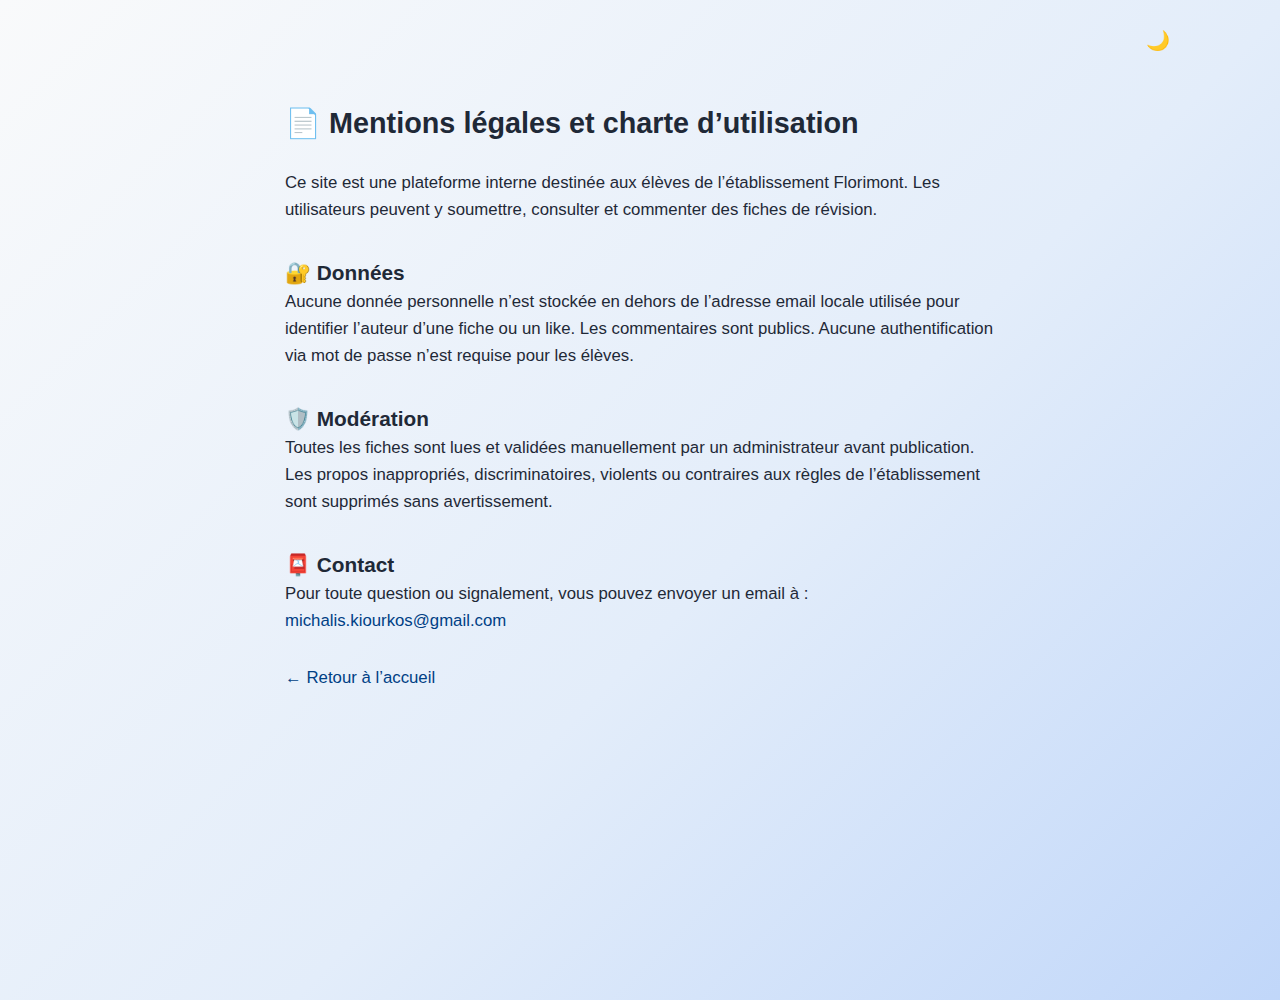
<file: mentions.html>
<!DOCTYPE html>
<html lang="fr">
<head>
  <meta charset="UTF-8" />
  <meta name="viewport" content="width=device-width, initial-scale=1.0"/>
  <title>Mentions légales</title>
  <meta name="description" content="Partage et consultation de fiches de révision validées entre élèves du collège Florimont. Accès libre, mode sombre, commentaires et favoris.">
    <meta name="robots" content="index, follow">
    <meta name="author" content="Équipe Florimont">
    <meta name="keywords" content="fiches, révision, Florimont, élèves, partage, matières, lycée, bac, IB, maturité">

  <link rel="stylesheet" href="style.css" />
  <style>
    .mentions-container {
      max-width: 750px;
      margin: 100px auto 40px auto;
      padding: 0 20px;
      line-height: 1.6;
      font-size: 1.05rem;
    }
    .mentions-container h1 {
      font-size: 1.8rem;
      margin-bottom: 24px;
    }
    .mentions-container h2 {
      margin-top: 32px;
      font-size: 1.3rem;
    }
    .mentions-container a {
      color: #004085;
    }
    body.force-dark {
      background: #121212;
      color: #e0e0e0;
    }
    body.force-dark a {
      color: #80bfff;
    }
  </style>
</head>
<body>
  <button id="toggleDark" style="position:absolute;top:16px;right:22px;font-size:1.2em;z-index:100;background:none;border:none;cursor:pointer;">
    🌙
  </button>

  <div class="mentions-container">
    <h1>📄 Mentions légales et charte d’utilisation</h1>

    <p>
      Ce site est une plateforme interne destinée aux élèves de l’établissement Florimont.
      Les utilisateurs peuvent y soumettre, consulter et commenter des fiches de révision.
    </p>

    <h2>🔐 Données</h2>
    <p>
      Aucune donnée personnelle n’est stockée en dehors de l’adresse email locale
      utilisée pour identifier l’auteur d’une fiche ou un like. Les commentaires sont
      publics. Aucune authentification via mot de passe n’est requise pour les élèves.
    </p>

    <h2>🛡️ Modération</h2>
    <p>
      Toutes les fiches sont lues et validées manuellement par un administrateur avant publication.
      Les propos inappropriés, discriminatoires, violents ou contraires aux règles de l’établissement
      sont supprimés sans avertissement.
    </p>

    <h2>📮 Contact</h2>
    <p>
      Pour toute question ou signalement, vous pouvez envoyer un email à :
      <a href="mailto:michalis.kiourkos@gmail.com">michalis.kiourkos@gmail.com</a>
    </p>

    <p style="margin-top:30px;"><a href="index.html">← Retour à l’accueil</a></p>
  </div>

  <script>
    const toggle = document.getElementById("toggleDark");
    if (localStorage.getItem("dark") === "true") {
      document.body.classList.add("force-dark");
      toggle.textContent = "☀️";
    }
    toggle.addEventListener("click", () => {
      document.body.classList.toggle("force-dark");
      const isDark = document.body.classList.contains("force-dark");
      localStorage.setItem("dark", isDark);
      toggle.textContent = isDark ? "☀️" : "🌙";
    });
  </script>
</body>
</html>
</file>
<file: style.css>
:root {
  --primary: #002f6c;
  --primary-dark: #001f4d;
  --secondary: #b30000;
  --success: #008000;
  --background: #f9fafb;
  --card-bg: #ffffff;
  --text: #1f2937;
  --text-light: #6b7280;
  --border: #d1d5db;
  --radius: 12px;
  --shadow: 0 2px 8px rgba(0, 0, 0, 0.05);
  --btn-font-size: 1.15rem;
  --btn-height: 48px;
  --btn-padding: 0 32px;
  --label-font-size: 1.08rem;
  --input-font-size: 1.08rem;
  --form-padding: 16px;
  --form-gap: 20px;
}

* {
  margin: 0;
  padding: 0;
  box-sizing: border-box;
}

body {
  font-family: 'Segoe UI', Tahoma, sans-serif;
  background: var(--background);
  color: var(--text);
  line-height: 1.6;
  min-height: 100vh;
}

.container {
  max-width: 1100px;
  margin: 0 auto;
  padding: 24px;
}

.header {
  text-align: center;
  margin-bottom: 40px;
}

.header h1 {
  font-size: 2.7rem;
  color: var(--primary);
  font-weight: bold;
  margin-bottom: 10px;
  letter-spacing: -1px;
}

.subtitle {
  font-size: 1.15rem;
  color: var(--text-light);
}

.nav {
  display: flex;
  justify-content: center;
  gap: 24px;
  margin-bottom: 32px;
  flex-wrap: wrap;
}

.nav-btn,
.nav-btn:visited {
  background: none;
  border: 2px solid var(--primary);
  color: var(--primary);
  padding: 0 32px;
  border-radius: 32px;
  font-weight: 600;
  font-size: var(--btn-font-size);
  height: var(--btn-height);
  line-height: var(--btn-height);
  text-decoration: none;
  cursor: pointer;
  transition: all 0.3s;
  min-width: 200px;
  text-align: center;
  display: flex;
  align-items: center;
  justify-content: center;
}

.nav-btn:hover,
.nav-btn.active {
  background: var(--primary);
  color: white;
  border-color: var(--primary);
}

.section {
  display: none;
}
.section.active {
  display: block;
}

.admin-section {
  margin-bottom: 30px;
  display: flex;
  justify-content: center;
  align-items: center;
}

.admin-login {
  display: flex;
  align-items: center;
  gap: 14px;
}

.admin-login input[type="password"] {
  font-size: var(--input-font-size);
  padding: 12px 16px;
  border-radius: var(--radius);
  border: 1px solid var(--border);
  min-width: 220px;
  height: var(--btn-height);
}

#loginMessage {
  font-size: 1rem;
  margin-left: 16px;
}

.btn,
button,
input[type="submit"] {
  background: var(--primary);
  color: white;
  border: none;
  border-radius: var(--radius);
  font-size: var(--btn-font-size);
  font-weight: 600;
  height: var(--btn-height);
  min-width: 200px;
  padding: var(--btn-padding);
  cursor: pointer;
  transition: all 0.3s;
  display: inline-flex;
  align-items: center;
  justify-content: center;
}

.btn-secondary {
  background: #f9fafb;
  color: var(--primary);
  border: 2px solid var(--primary);
}

.btn-danger {
  background: var(--secondary);
  color: #fff;
}

.btn:active,
.btn-secondary:active,
.btn-danger:active {
  transform: scale(0.97);
}

.btn:hover,
.btn-secondary:hover,
.btn-danger:hover {
  opacity: 0.95;
  box-shadow: 0 2px 8px rgba(0,47,108,0.08);
}

.card {
  background: var(--card-bg);
  padding: 36px;
  border-radius: var(--radius);
  box-shadow: var(--shadow);
  margin-bottom: 30px;
  max-width: 100%;
}

.card h2 {
  font-size: 2rem;
  font-weight: bold;
  margin-bottom: 18px;
  color: var(--primary);
  display: flex;
  align-items: center;
  gap: 14px;
}

.form-grid {
  display: grid;
  grid-template-columns: repeat(auto-fit, minmax(220px, 1fr));
  gap: var(--form-gap);
  margin-bottom: var(--form-gap);
}

.form-group {
  display: flex;
  flex-direction: column;
  gap: 8px;
}

.form-group label,
label {
  font-weight: bold;
  font-size: var(--label-font-size);
  margin-bottom: 2px;
}

.form-group input,
.form-group select,
.form-group textarea {
  font-size: var(--input-font-size);
  padding: 14px 16px;
  border: 1px solid var(--border);
  border-radius: var(--radius);
  font-family: inherit;
  background: white;
  margin-bottom: 0;
}

.form-group input:focus,
.form-group select:focus,
.form-group textarea:focus {
  border-color: var(--primary);
  outline: none;
  box-shadow: 0 0 0 2px rgba(0, 47, 108, 0.10);
}

textarea {
  min-height: 120px;
  resize: vertical;
  font-family: inherit;
}

.photo-upload {
  border: 2px dashed var(--border);
  padding: 28px 20px;
  text-align: center;
  border-radius: var(--radius);
  background: #f9fafb;
  cursor: pointer;
  margin-top: 10px;
  font-size: 1.05rem;
  color: #444;
  transition: border 0.3s, background 0.3s;
}

.photo-upload:hover {
  border-color: var(--primary);
  background: #f3f4f6;
}

.photo-preview {
  display: flex;
  flex-wrap: wrap;
  gap: 18px;
  margin-top: 12px;
  margin-bottom: 0;
  justify-content: flex-start;
  align-items: flex-start;
  min-height: 110px;
}

.photo-item {
  position: relative;
  width: 110px;
  height: 110px;
  border-radius: 12px;
  overflow: hidden;
  box-shadow: 0 2px 8px rgba(0,0,0,0.11);
  background: #fff;
  display: flex;
  align-items: center;
  justify-content: center;
}

.photo-item img {
  width: 100%;
  height: 100%;
  object-fit: cover;
  border-radius: 12px;
  display: block;
  cursor: pointer;
  transition: filter 0.16s;
}

.photo-item img:hover {
  filter: brightness(0.96) blur(0.5px);
}

.photo-remove {
  position: absolute;
  top: 7px;
  right: 7px;
  background: var(--secondary);
  color: #fff;
  border: none;
  border-radius: 50%;
  width: 26px;
  height: 26px;
  font-size: 16px;
  cursor: pointer;
  display: flex;
  align-items: center;
  justify-content: center;
  opacity: 0.82;
  z-index: 2;
  transition: background 0.18s, opacity 0.18s;
  padding: 0;
  line-height: 1;
  box-shadow: 0 2px 8px rgba(0,0,0,0.08);
}

.photo-remove:hover {
  opacity: 1;
  background: #a60000;
}

.search-filters {
  display: flex;
  gap: 20px;
  flex-wrap: wrap;
  margin-bottom: 24px;
}

.search-input,
.filter-select {
  padding: 14px 16px;
  border: 1px solid var(--border);
  border-radius: var(--radius);
  font-size: var(--input-font-size);
  min-width: 220px;
  background: white;
}


#sharedContainer {
  column-count: 3;
  column-gap: 28px;
  margin-top: 20px;
}
@media (max-width: 1050px) {
  #sharedContainer { column-count: 2; }
}
@media (max-width: 700px) {
  #sharedContainer { column-count: 1; }
}

.shared-sheet-card {
  background: var(--card-bg);
  display: inline-block;
  width: 100%;
  margin-bottom: 26px;
  border-radius: var(--radius);
  box-shadow: var(--shadow);
  border-left: 4px solid var(--primary);
  padding: 18px 18px 10px 18px;
  break-inside: avoid;
}

.shared-sheet-title {
  font-size: 1.15rem;
  font-weight: bold;
  margin-bottom: 7px;
  color: var(--primary);
}

.shared-sheet-meta {
  font-size: 0.98rem;
  color: var(--text-light);
  margin-bottom: 10px;
}

.shared-sheet-content {
  font-size: 1.01rem;
  background: #f3f4f6;
  padding: 10px;
  border-radius: 7px;
  margin-bottom: 7px;
  white-space: pre-wrap;
}

.shared-sheet-photos {
  display: flex;
  gap: 7px;
  flex-wrap: wrap;
  margin-bottom: 8px;
  margin-top: 6px;
}
.shared-sheet-photos img {
  width: 75px;
  height: 75px;
  object-fit: cover;
  border-radius: 7px;
  cursor: pointer;
  transition: transform 0.17s;
}
.shared-sheet-photos img:hover {
  transform: scale(1.11);
}

.sheet-card {
  background: white;
  border-left: 4px solid var(--primary);
  padding: 24px;
  margin-bottom: 20px;
  border-radius: var(--radius);
  box-shadow: var(--shadow);
}

.sheet-title {
  font-size: 1.25rem;
  font-weight: bold;
  margin-bottom: 8px;
}

.sheet-meta {
  font-size: 1rem;
  color: var(--text-light);
  margin-bottom: 12px;
  display: flex;
  gap: 20px;
  flex-wrap: wrap;
  align-items: center;
}

.sheet-content {
  background: #f3f4f6;
  padding: 18px;
  border-radius: var(--radius);
  margin-bottom: 12px;
  white-space: pre-wrap;
  font-size: 1.08rem;
}

.sheet-photos {
  display: flex;
  gap: 10px;
  flex-wrap: wrap;
  margin: 12px 0;
}

.sheet-photos img {
  width: 90px;
  height: 90px;
  object-fit: cover;
  border-radius: 8px;
  cursor: pointer;
  transition: transform 0.2s;
}

.sheet-photos img:hover {
  transform: scale(1.08);
}

.sheet-actions {
  display: flex;
  gap: 12px;
  flex-wrap: wrap;
  padding-top: 12px;
}

.btn-small {
  font-size: 1.01rem;
  padding: 10px 18px;
  border-radius: var(--radius);
  height: 40px;
  min-width: 120px;
}

.modal {
  display: none;
  position: fixed;
  top: 0;
  left: 0;
  width: 100%;
  height: 100%;
  background: rgba(0, 0, 0, 0.85);
  justify-content: center;
  align-items: center;
  z-index: 1000;
}

.modal img {
  max-width: 90%;
  max-height: 90%;
  border-radius: var(--radius);
}

.modal-close {
  position: absolute;
  top: 20px;
  right: 20px;
  background: white;
  border: none;
  border-radius: 50%;
  width: 42px;
  height: 42px;
  font-size: 24px;
  cursor: pointer;
}

.empty-state {
  text-align: center;
  padding: 40px 0;
  color: var(--text-light);
}


@media (max-width: 850px) {
  .container { padding: 10px; }
  .form-grid { grid-template-columns: 1fr; }
  .nav-btn, .btn { min-width: 100%; }
}

@media (max-width: 600px) {
  .nav-btn, .btn {
    min-width: 90vw;
    font-size: 1.07rem;
  }
  .container {
    padding: 4px;
  }
}

#toast {
  display: none;
  position: fixed;
  bottom: 32px;
  left: 50%;
  transform: translateX(-50%);
  background: var(--primary);
  color: white;
  padding: 14px 28px;
  border-radius: 8px;
  z-index: 2000;
  font-size: 1.12rem;
  font-weight: bold;
  box-shadow: 0 2px 12px #001f4d44;
  animation: fadein 0.25s, fadeout 0.4s 1.8s;
  pointer-events: none;
}
@keyframes fadein {
  from { opacity: 0; bottom: 20px;}
  to { opacity: 1; bottom: 32px;}
}
@keyframes fadeout {
  from { opacity: 1;}
  to { opacity: 0;}
}

@media (max-width: 600px) {
  #toast {
    width: 95vw;
    left: 2.5vw;
    padding: 14px 8px;
    font-size: 1rem;
  }
}

@media (prefers-color-scheme: dark) {
  :root {
    --background: #181c23;
    --card-bg: #232935;
    --text: #f1f2f5;
    --text-light: #8f99b2;
    --border: #303549;
    --primary: #7bb6ff;
    --primary-dark: #1e375a;
    --secondary: #e44a68;
    --shadow: 0 2px 16px rgba(10,40,90,0.11);
  }
  body {
    background: var(--background);
    color: var(--text);
  }
}

@media (prefers-color-scheme: dark) {
  #toast {
    background: var(--primary-dark);
    color: #fff;
    box-shadow: 0 2px 18px #00306b55;
  }
}

body.force-dark {
  --background: #181c23 !important;
  --card-bg: #232935 !important;
  --text: #f1f2f5 !important;
  --text-light: #8f99b2 !important;
  --border: #303549 !important;
  --primary: #7bb6ff !important;
  --primary-dark: #1e375a !important;
  --secondary: #e44a68 !important;
  --shadow: 0 2px 16px rgba(10,40,90,0.11) !important;
}
body.force-light {
  --background: #f9fafb !important;
  --card-bg: #ffffff !important;
  --text: #1f2937 !important;
  --text-light: #6b7280 !important;
  --border: #d1d5db !important;
  --primary: #002f6c !important;
  --primary-dark: #001f4d !important;
  --secondary: #b30000 !important;
  --shadow: 0 2px 8px rgba(0, 0, 0, 0.05) !important;
}

.card, .sheet-card, .shared-sheet-card {
  transition: box-shadow 0.25s, transform 0.22s;
}
.card:hover, .sheet-card:hover, .shared-sheet-card:hover {
  box-shadow: 0 6px 30px rgba(30,60,120,0.10);
  transform: translateY(-2px) scale(1.011);
}
.btn, .nav-btn, .btn-small {
  transition: background 0.22s, box-shadow 0.22s, transform 0.15s;
}

body {
  background: linear-gradient(135deg, #f9fafb, #e3edfa, #b6d0f9, #f9fafb 85%);
  background-size: 200% 200%;
  animation: gradientMove 8s ease-in-out infinite;
}
@keyframes gradientMove {
  0%,100% {background-position: 0 0;}
  50% {background-position: 100% 100%;}
}
body.force-dark {
  background: linear-gradient(120deg, #232935, #1a2336, #181c23 80%);
  background-size: 180% 180%;
  animation: gradientMoveDark 9s alternate infinite;
}
@keyframes gradientMoveDark {
  0% {background-position: 0 0;}
  100% {background-position: 100% 80%;}
}

.section {
  display: none;
  opacity: 0;
  pointer-events: none;
  transition: opacity 0.37s cubic-bezier(.4,1.5,.4,1), transform 0.36s cubic-bezier(.5,2,.3,1);
  transform: translateY(16px) scale(0.99);
}
.section.active {
  display: block;
  opacity: 1;
  pointer-events: auto;
  transform: translateY(0) scale(1.01);
}

.card, .sheet-card, .shared-sheet-card {
  position: relative;
  overflow: hidden;
}
.card::after, .sheet-card::after, .shared-sheet-card::after {
  content: "";
  position: absolute;
  top: 0; left: 0; width: 100%; height: 100%;
  background: linear-gradient(120deg, rgba(123,182,255,0.06) 0%, rgba(255,255,255,0.0) 100%);
  opacity: 0;
  pointer-events: none;
  transition: opacity 0.38s;
  z-index: 1;
}
.card:hover::after, .sheet-card:hover::after, .shared-sheet-card:hover::after {
  opacity: 1;
}

.btn, .nav-btn, .btn-small {
  transition: background 0.22s, box-shadow 0.22s, transform 0.17s cubic-bezier(.4,1.6,.4,1);
}
.btn:active, .nav-btn:active, .btn-small:active {
  transform: scale(0.94) rotate(-1deg);
}

.sheet-card, .shared-sheet-card {
  opacity: 0;
  transform: translateY(30px) scale(0.99);
  animation: cardAppear 0.5s cubic-bezier(.24,1.6,.42,1) forwards;
}
@keyframes cardAppear {
  to { opacity: 1; transform: translateY(0) scale(1); }
}

#ficheModalContent {
  animation: ficheModalIn .25s cubic-bezier(.45,2,.18,1);
}
@keyframes ficheModalIn {
  from {transform:translateY(40px) scale(.94); opacity:0;}
  to {transform:translateY(0) scale(1); opacity:1;}
}
@media (max-width: 700px) {
  #ficheModalContent { padding: 8vw 2vw 8vw 2vw; }
}

.shared-sheet-card,
.sheet-card {
  transition: transform 0.18s cubic-bezier(.4,1.3,.6,1), box-shadow 0.22s cubic-bezier(.4,1.3,.6,1), background 0.16s;
  cursor: pointer;
}

.shared-sheet-card:hover,
.sheet-card:hover {
  transform: translateY(-7px) scale(1.035);
  box-shadow: 0 8px 36px 0 rgba(0, 47, 108, 0.14), 0 2px 8px 0 rgba(0,0,0,0.10);
  background: #23283b !important; 
}

.shared-sheet-card,
.sheet-card {
  transition: transform 0.18s cubic-bezier(.4,1.3,.6,1), box-shadow 0.22s cubic-bezier(.4,1.3,.6,1), background 0.16s, outline 0.17s;
  cursor: pointer;
}

.shared-sheet-card:hover,
.sheet-card:hover {
  transform: translateY(-7px) scale(1.035);
  box-shadow:
    0 8px 36px 0 rgba(0, 47, 108, 0.16),
    0 0 24px 0 #3577ff55, 
    0 2px 8px 0 rgba(0,0,0,0.12);
  background: #23283b !important; 
  outline: 2.5px solid #3577ff99; 
  outline-offset: 0px;
}

.shared-sheet-card,
.sheet-card {
  transition: 
    transform 0.16s cubic-bezier(.4,1.3,.6,1), 
    box-shadow 0.18s cubic-bezier(.4,1.3,.6,1),
    outline 0.17s;
  cursor: pointer;
}

.shared-sheet-card:hover,
.sheet-card:hover {
  transform: translateY(-4px) scale(1.025);
  box-shadow:
    0 6px 26px 0 rgba(53, 119, 255, 0.08),
    0 2px 8px 0 rgba(0,0,0,0.10);
  background: #23283b !important;
  outline: 2px solid #3577ff44;
  outline-offset: 0px;
}

.fav-btn {
  transition: color 0.15s;
}
.fav-btn:hover {
  color: #FFD600 !important;
  text-shadow: 0 0 8px #FFD60066;
}

body.force-dark .card {
  background: rgba(35, 41, 53, 0.7);
  backdrop-filter: blur(8px);
  box-shadow: 0 4px 20px rgba(0, 0, 0, 0.4);
}

body.force-dark input,
body.force-dark select,
body.force-dark textarea {
  background: #2c3344;
  color: #f1f2f5;
  border-color: #444d5a;
}
body.force-dark input::placeholder,
body.force-dark textarea::placeholder {
  color: #adb8cf;
}
body.force-dark label,
body.force-dark .form-group label {
  color: #e6e9f0;
}
body.force-dark select {
  color: #f1f2f5;
}

body.force-dark h1,
body.force-dark h2,
body.force-dark .card h2,
body.force-dark .header h1,
body.force-dark label {
  color: #d6e6ff;
}

body.force-dark {
  background: linear-gradient(135deg, #19263a, #1a2d49, #26588b, #1a1c23 80%);
  background-size: 400% 400%;
  animation: gradientMoveDark 15s ease-in-out infinite;
}
@keyframes gradientMoveDark {
  0% { background-position: 0% 50%; }
  50% { background-position: 100% 50%; }
  100% { background-position: 0% 50%; }
}
body.force-dark .container {
  background: transparent !important;
}

body.force-dark .photo-upload {
  background: #2b3141;
  border-color: #444d5a;
  color: #d3d8e0;
}
body.force-dark .photo-upload:hover {
  background: #343b50;
  border-color: #7bb6ff;
}

body.force-dark .shared-sheet-card {
  background: rgba(35, 41, 53, 0.7);
  backdrop-filter: blur(8px);
  color: #f1f2f5;
  border-left-color: #7bb6ff;
}
body.force-dark .shared-sheet-title {
  color: #d6e6ff;
}
body.force-dark .shared-sheet-meta {
  color: #9ba8c3;
}
body.force-dark .shared-sheet-content {
  background: #2c3344;
  color: #f1f2f5;
}

body.force-dark .search-input,
body.force-dark .filter-select {
  background: #2c3344;
  color: #f1f2f5;
  border-color: #444d5a;
}
body.force-dark input[type="checkbox"] {
  accent-color: #7bb6ff;
}

body.force-dark .nav-btn,
body.force-dark .btn,
body.force-dark .btn-secondary {
  color: white !important;
}
body.force-dark .nav-btn {
  background: none;
  border: 2px solid var(--primary);
}
body.force-dark .nav-btn:hover,
body.force-dark .nav-btn.active,
body.force-dark .btn:hover,
body.force-dark .btn-secondary:hover {
  background: var(--primary);
  border-color: var(--primary);
  color: white !important;
}
body.force-dark .btn-secondary {
  background: none;
  border: 2px solid var(--primary);
}
body.force-dark .btn-danger {
  background: var(--secondary);
  color: white;
}
body.force-dark .btn-danger:hover {
  background: #c03d55;
}

.comment-section {
  margin-top: 32px;
  border-top: 1px solid var(--border);
  padding-top: 20px;
}
.comment {
  margin-bottom: 12px;
  padding-bottom: 10px;
  border-bottom: 1px solid #ddd;
}
#commentForm {
  display: flex;
  flex-direction: column;
  gap: 12px;
}
#commentForm input,
#commentForm textarea {
  padding: 10px 14px;
  border-radius: 8px;
  border: 1px solid var(--border);
  font-size: 1rem;
  width: 100%;
}

body.force-dark #ficheModalContent {
  background: #1f2633;
  color: #f1f2f5;
}

body.force-dark .comment-section {
  border-top: 1px solid #3a4355;
}

body.force-dark .comment input,
body.force-dark .comment textarea {
  background: #2c3344;
  color: #f1f2f5;
  border-color: #444d5a;
}

body.force-dark #ficheModalContent {
  background: #1f2633;
  color: #f1f2f5;
}

body.force-dark #ficheModalContent h2 {
  color: #d6e6ff;
}

body.force-dark #ficheModalContent .btn {
  background-color: var(--primary);
  color: white;
}

body.force-dark #ficheModalContent .btn:hover {
  background-color: #0051a0;
}

body.force-dark #ficheModalContent div[style*="background:#f3f4f6"] {
  background: #2c3344 !important;
  color: #f1f2f5 !important;
}

body.force-dark #ficheModalContent {
  background: #1f2633 !important;
  color: #f1f2f5;
}

body.force-dark #ficheModalContent h2 {
  color: #d6e6ff;
}

body.force-dark #ficheModalContent div[style*="background:#f3f4f6"] {
  background: #2c3344 !important;
  color: #f1f2f5 !important;
}

body.force-dark .comment-section h3 {
  color: #d6e6ff;
}

body.force-dark #commentForm input,
body.force-dark #commentForm textarea {
  background: #2c3344;
  color: #f1f2f5;
  border-color: #444d5a;
}

body.force-dark #commentForm button {
  background-color: var(--primary);
  color: white;
}

input,
select,
textarea,
button,
.card,
.modal,
.btn,
.photo-upload,
.shared-sheet-card,
#ficheModalContent {
  border-radius: 10px !important;
}

#adminSection input,
#adminSection button {
  border-radius: 10px;
}

#loginMessage {
  margin-top: 12px;
  text-align: center;
  color: red;
}

.btn {
  padding: 12px 22px;
  font-size: 1.05rem;
  border-radius: 10px;
  border: none;
  cursor: pointer;
  transition: all 0.2s ease-in-out;
}

.btn-primary {
  background: var(--primary);
  color: white;
}

.btn-primary:hover {
  background: #003b82;
}

.admin-input {
  padding: 12px 16px;
  font-size: 1rem;
  border-radius: 10px;
  border: 1px solid var(--border);
  background: #f6f8fc;
  width: 100%;
}

body.force-dark .admin-input {
  background: #2c3344;
  color: #f1f2f5;
  border-color: #444d5a;
}

body.force-dark #loginMessage {
  color: #ff7e7e;
}

a {
  text-decoration: none;
}

a:visited {
  text-decoration: none;
}

.btn,
.nav-btn {
  text-decoration: none;
}

.nav-btn,
.btn {
  border-radius: 28px !important;
}

body.force-dark {
  background: linear-gradient(135deg, #19263a, #1a2d49, #26588b, #1a1c23 80%);
  background-size: 400% 400%;
  animation: gradientMoveDark 15s ease-in-out infinite;
  color: #f1f2f5;
}

body.force-dark input,
body.force-dark .admin-input {
  background: #2c3344;
  color: #f1f2f5;
  border-color: #444d5a;
}

body.force-dark h1 {
  color: #d6e6ff;
}
</file>
